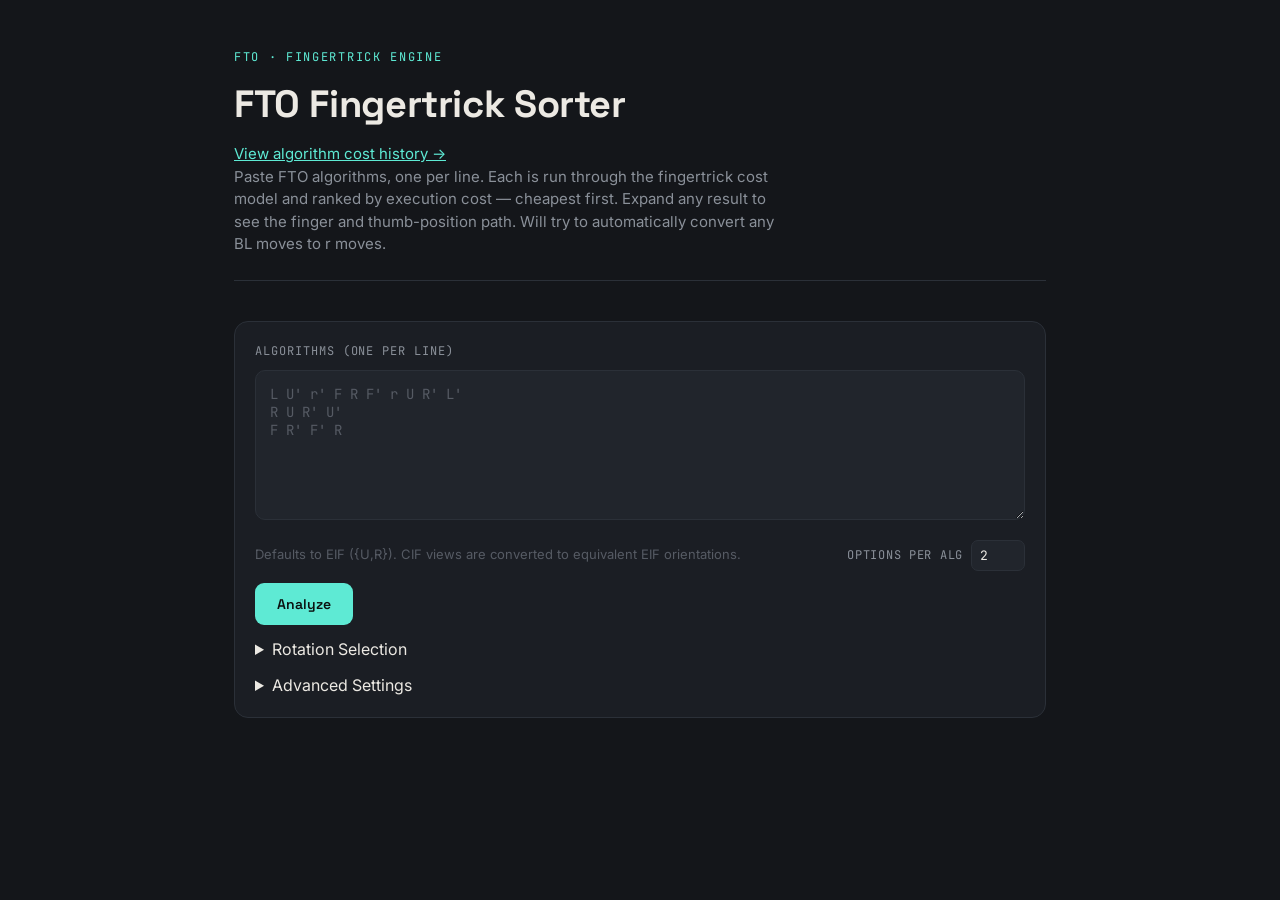
<file: index.html>
<!DOCTYPE html>
<html lang="en">
<head>
<meta charset="UTF-8">
<meta name="viewport" content="width=device-width, initial-scale=1.0">
<title>FTO Fingertrick Sorter</title>
<link rel="preconnect" href="https://fonts.googleapis.com">
<link rel="preconnect" href="https://fonts.gstatic.com" crossorigin>
<link href="https://fonts.googleapis.com/css2?family=Space+Grotesk:wght@500;600;700&family=Inter:wght@400;500;600&family=JetBrains+Mono:wght@400;500;700&display=swap" rel="stylesheet">
<link href="main.css" rel="stylesheet">
<script type="module" src="frontend.js"></script>
</head>
<body>
<div class="wrap">
  <header>
    <p class="eyebrow">FTO &middot; fingertrick engine</p>
    <h1>FTO Fingertrick Sorter</h1>
    <p><a href="visual-changelog.html" style="color: var(--primary)">View algorithm cost history →</a></p>
    <p>Paste FTO algorithms, one per line. Each is run through the fingertrick cost model and ranked by execution cost &mdash; cheapest first. Expand any result to see the finger and thumb-position path. Will try to automatically convert any BL moves to r moves. </p>
  </header>

  <div class="panel">
    <label class="field-label" for="algs">Algorithms (one per line)</label>
    <textarea id="algs" placeholder="L U' r' F R F' r U R' L'&#10;R U R' U'&#10;F R' F' R"></textarea>
    <div class="controls">
      <span class="hint">Defaults to EIF ({U,R}). CIF views are converted to equivalent EIF orientations.</span>
      <div class="options-per-alg">
        <label for="numOptions">Options per alg</label>
        <input type="number" id="numOptions" min="1" max="100" value="2">
      </div>
      <input id="uploadConfig" type="file" accept="application/json,.json" hidden>
      <button id="analyze">Analyze</button>
      <details class="advanced-settings-details">
        <summary>Rotation Selection</summary>
        <div class="rotation-toggles-wrap">
          <div class="rotation-toggles-head">
            <span class="field-label">Rotations</span>
            <div class="rotation-toggles-actions">
              <button id="rotationsAll" type="button" class="link-btn">All</button>
              <button id="rotationsNone" type="button" class="link-btn">None</button>
            </div>
          </div>
          <div id="rotationToggles" class="rotation-toggles"></div>
        </div>
      </details>
      <details class="advanced-settings-details">
        <summary>Advanced Settings</summary>
        <div class="controls" style="margin-top: 10px; justify-content: flex-start;">
          <span id="configStatus" class="hint">Using built-in CONFIGS</span>
        </div>
        <div id="advanced-settings-content">
            <button id="downloadConfig" type="button">Download CONFIGS JSON</button>
            <button id="uploadConfigButton" type="button">Upload CONFIGS JSON</button>
        </div>
      </details>
    </div>
  </div>

  <section id="results"></section>
</div>

</body>
</html>
</file>
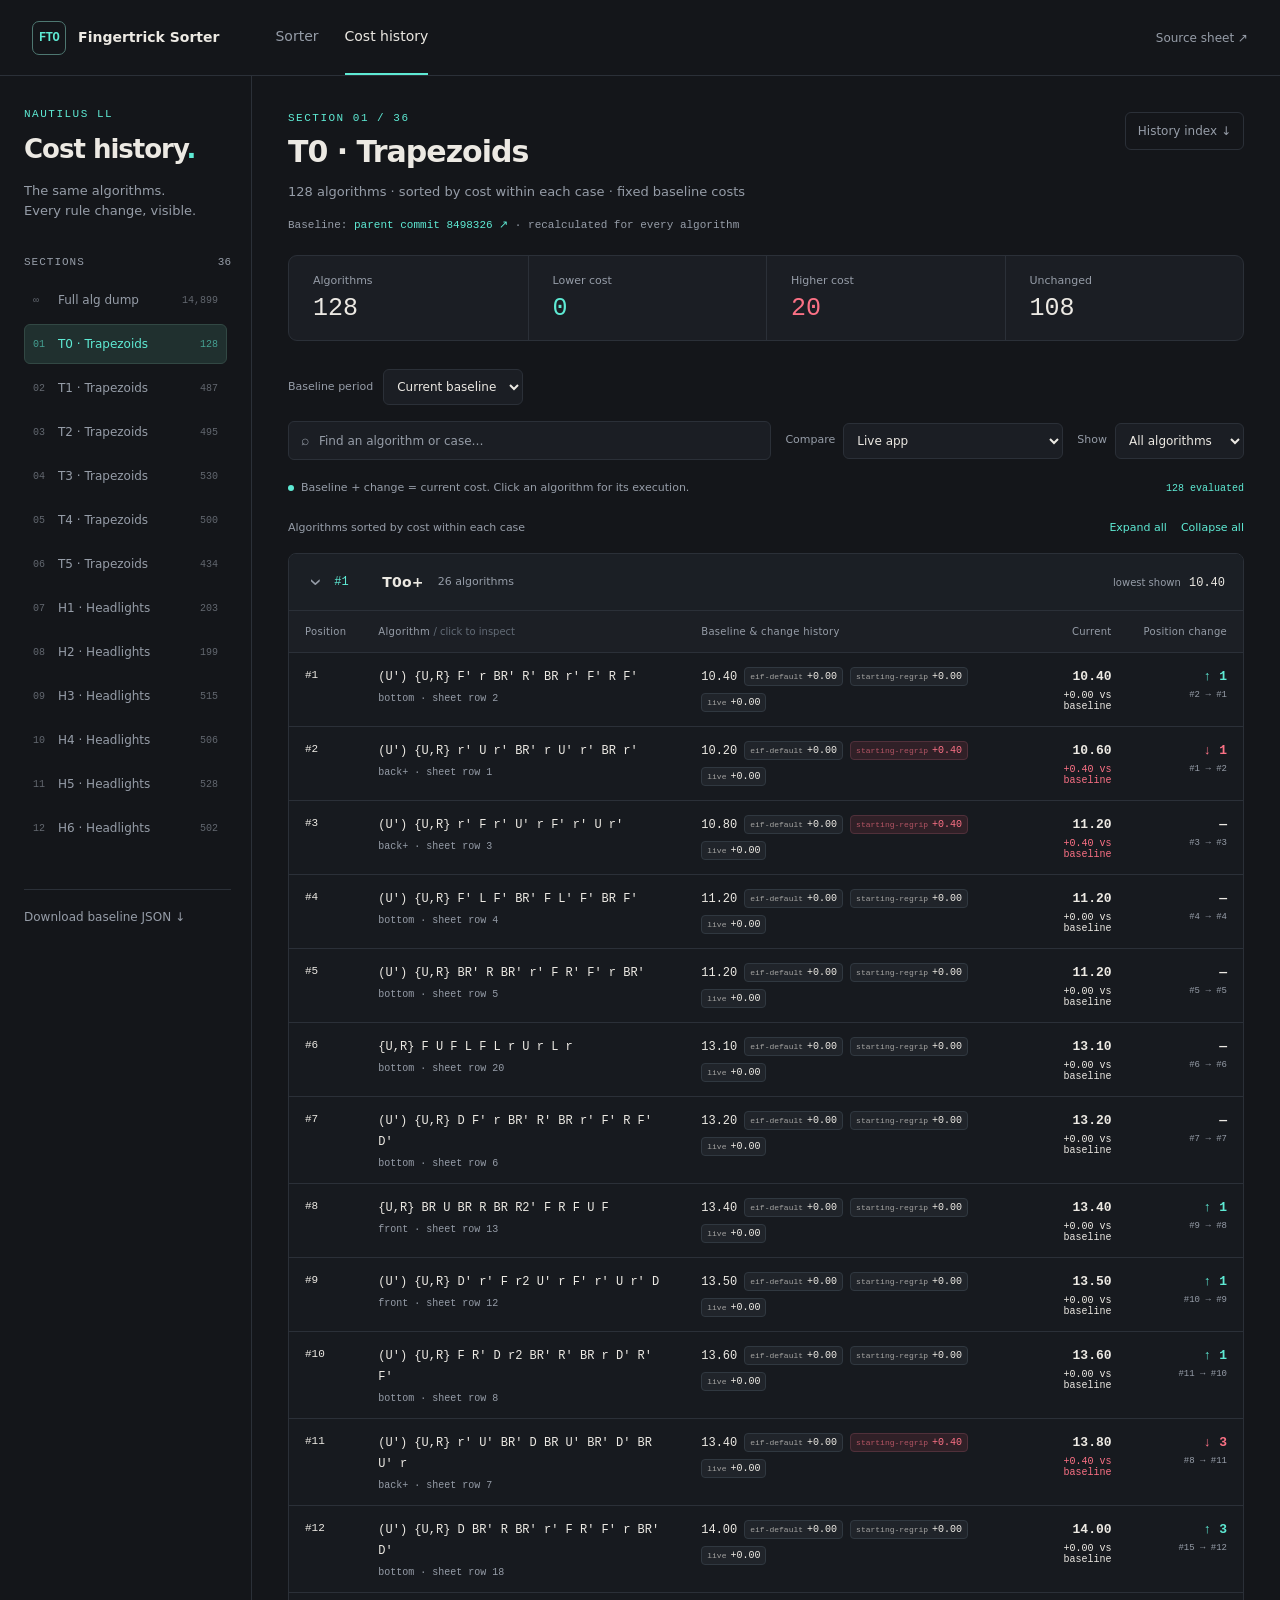
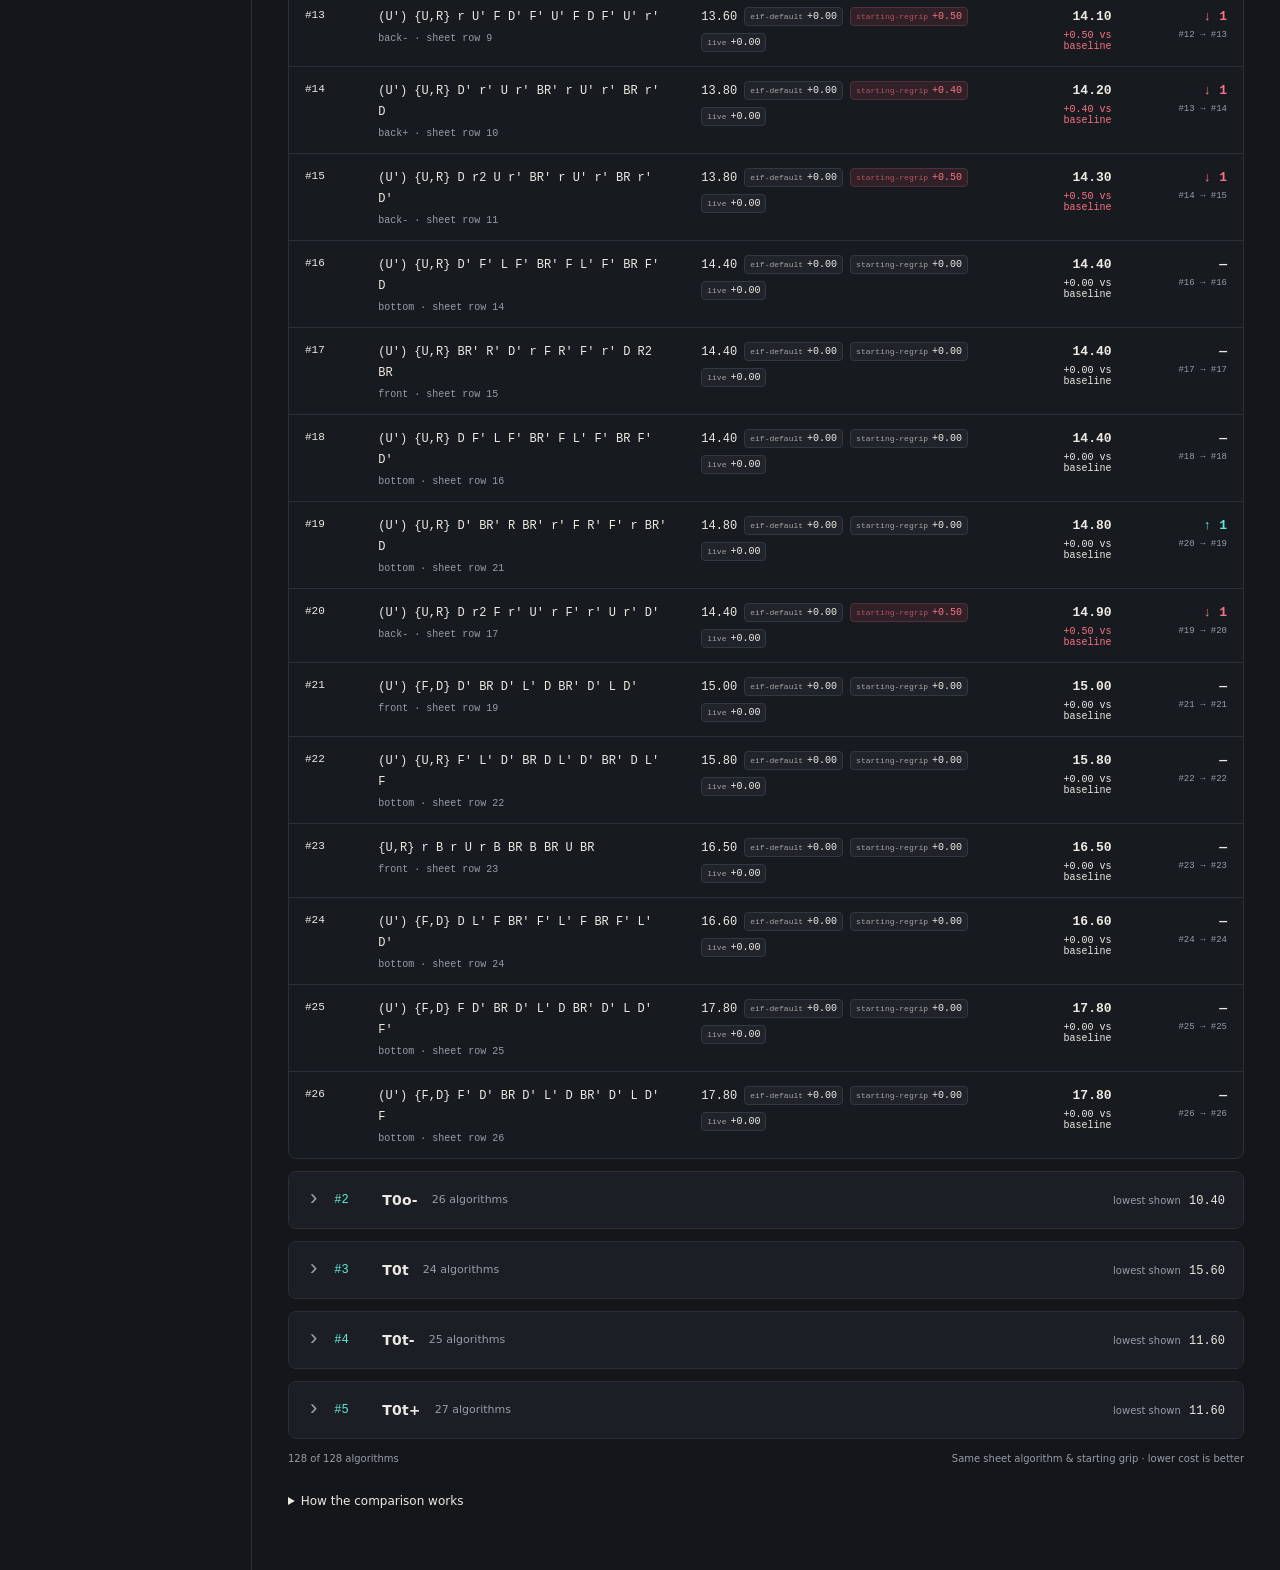
<file: visual-changelog.html>
<!doctype html>
<html lang="en">
<head>
  <meta charset="utf-8">
  <meta name="viewport" content="width=device-width, initial-scale=1">
  <meta name="description" content="Compare fixed FTO algorithm costs with every saved model change and inspect execution costs move by move.">
  <title>Cost history · FTO Fingertrick Sorter</title>
  <link rel="stylesheet" href="cost-history.css">
  <script type="module" src="cost-history.js"></script>
</head>
<body>
  <header class="topbar">
    <a class="brand" href="index.html"><span class="brand-mark">FTO</span><span>Fingertrick Sorter</span></a>
    <nav aria-label="Main"><a href="index.html">Sorter</a><a class="active" href="visual-changelog.html" aria-current="page">Cost history</a></nav>
    <a class="source-link" id="source-link" target="_blank" rel="noreferrer">Source sheet ↗</a>
  </header>
  <div class="workspace">
    <aside class="sidebar">
      <p class="eyebrow">NAUTILUS LL</p>
      <h1>Cost history<span class="title-dot">.</span></h1>
      <p class="sidebar-description">The same algorithms.<br>Every rule change, visible.</p>
      <div class="section-heading"><h2>Sections</h2><span id="section-count">—</span></div>
      <nav id="sections" aria-label="Algorithm sections"></nav>
      <a class="json-link" id="baseline-download" href="data/algorithm-baseline.json" download>Download baseline JSON ↓</a>
    </aside>
    <main id="main">
      <div class="page-heading">
        <div><p class="eyebrow" id="section-position">BASELINE COMPARISON</p><h2 id="section-title">Loading the baseline…</h2><p id="section-description">Captured system costs are the fixed baseline. Deltas show how each change affected them.</p></div>
        <a class="quiet-button" id="history-download" href="data/cost-history.json" download>History index ↓</a>
      </div>
      <p id="baseline-reference" class="baseline-reference"></p>
      <div class="metrics" aria-label="Section summary">
        <div><span class="metric-label">Algorithms</span><strong id="metric-count">—</strong></div>
        <div><span class="metric-label">Lower cost</span><strong id="metric-lower" class="lower">—</strong></div>
        <div><span class="metric-label">Higher cost</span><strong id="metric-higher" class="higher">—</strong></div>
        <div><span class="metric-label">Unchanged</span><strong id="metric-same">—</strong></div>
      </div>
      <label class="period-picker">Baseline period <select id="baseline-period"><option value="current">Current baseline</option></select></label>
      <div class="toolbar">
        <label class="search"><span aria-hidden="true">⌕</span><input id="search" type="search" placeholder="Find an algorithm or case…" aria-label="Search this section"></label>
        <label class="select-label">Compare <select id="revision"><option value="live">Live app</option></select></label>
        <label class="select-label">Show <select id="filter"><option value="all">All algorithms</option><option value="changed">Changed costs</option><option value="lower">Lower costs</option><option value="higher">Higher costs</option><option value="unavailable">Unavailable</option></select></label>
      </div>
      <div class="comparison-note"><span class="live-dot"></span><span id="comparison-note">Baseline + change = current cost. Click an algorithm for its execution.</span><span id="progress" role="status" aria-live="polite"></span></div>
      <div class="case-controls" id="case-controls"><span>Algorithms sorted by cost within each case</span><button id="expand-cases" type="button">Expand all</button><button id="collapse-cases" type="button">Collapse all</button></div>
      <div id="case-cards"></div>
      <div id="full-controls" class="full-controls" hidden><span>All algorithms · one continuous list · globally sorted · global position changes</span></div>
      <div id="full-dump" hidden></div>
      <p id="empty" hidden>No algorithms match these filters.</p>
      <footer class="table-footer"><span id="row-count"></span><span>Same sheet algorithm & starting grip · lower cost is better</span></footer>
      <details class="method"><summary>How the comparison works</summary><p>Baseline costs come from the captured system shown above. Full alg dump ranks all algorithms globally, in one continuous list; section views rank within each case. Older comparison periods are available in the Baseline period selector. Move strings, orientations, and starting thumbs come from the source sheet; its original cost column is kept only as provenance. Each revision records the cheapest execution of that same algorithm and starting thumb using the model's regrip limit. Deltas beside the baseline are incremental, relative to the previous saved revision. The current column shows the selected revision's total. Each case collapses independently. Algorithms are sorted by current cost within their case; equal costs keep source-row order. Position change compares each entry with its baseline position in that same case. Filters do not renumber positions. Unavailable executions appear last and remain unranked. Live app evaluates the current code in your browser; save a named snapshot to retain a change permanently.</p><p>Popups show the selected saved or live execution, with its actual move, regrip, repeated-finger, and orientation costs. Missing executions stay unavailable and are never treated as zero.</p><p>To save a change, run <code>node scripts/snapshot-costs.mjs --id change-name --label "What changed"</code> from the repository root. Commit the resulting history with the rule change. To accept the current system as the baseline for your next change, run <code>./shift-baseline.sh</code>. It archives the previous period and both scoring systems, then starts a fresh comparison at zero.</p></details>
      <div id="error" class="error" role="alert" hidden></div>
    </main>
  </div>
  <dialog id="execution-dialog" aria-labelledby="dialog-title">
    <div class="dialog-top"><p class="eyebrow">EXECUTION DETAIL</p><button id="close-dialog" class="close-button" aria-label="Close execution details">×</button></div>
    <h2 id="dialog-title"></h2>
    <p id="dialog-revision" class="muted"></p>
    <div id="dialog-content"></div>
  </dialog>
</body>
</html>
</file>
<file: main.css>
:root {
    --bg: #14161a;
    --surface: #1b1e24;
    --surface-2: #21252c;
    --border: #2b3038;
    --text: #ece9e3;
    --text-muted: #8a9099;
    --text-faint: #565b64;
    
    --primary: #5eead4;
    --primary-dim: #234945;
    --secondary: #f2a65a;
    --accent: #fb7185;
    
    --h-right: #fb7185;
    --h-left: #60a5fa;
    
    --t-front: #34d399;
    --t-top: #818cf8;
    --t-bottom: #818cf8;
    --t-backplus: #fbbf24;
    --t-backminus: #f472b6;
    
    --font-display: 'Space Grotesk', sans-serif;
    --font-body: 'Inter', sans-serif;
    --font-mono: 'JetBrains Mono', monospace;
}

* { box-sizing: border-box; }

body {
    margin: 0;
    background: var(--bg);
    color: var(--text);
    font-family: var(--font-body);
    line-height: 1.5;
}

.wrap {
    max-width: 860px;
    margin: 0 auto;
    padding: 48px 24px 96px;
}

header {
    margin-bottom: 40px;
    border-bottom: 1px solid var(--border);
    padding-bottom: 24px;
}

.eyebrow {
    font-family: var(--font-mono);
    font-size: 12px;
    letter-spacing: 0.14em;
    text-transform: uppercase;
    color: var(--primary);
    margin: 0 0 10px;
}

h1 {
    font-family: var(--font-display);
    font-weight: 700;
    font-size: clamp(28px, 4vw, 38px);
    margin: 0 0 10px;
    letter-spacing: -0.01em;
}

header p {
    color: var(--text-muted);
    margin: 0;
    max-width: 60ch;
    font-size: 15px;
}

.panel {
    background: var(--surface);
    border: 1px solid var(--border);
    border-radius: 14px;
    padding: 20px;
}

label.field-label {
    display: block;
    font-family: var(--font-mono);
    font-size: 12px;
    color: var(--text-muted);
    text-transform: uppercase;
    letter-spacing: 0.08em;
    margin-bottom: 10px;
}

textarea {
    width: 100%;
    min-height: 150px;
    resize: vertical;
    background: var(--surface-2);
    border: 1px solid var(--border);
    border-radius: 10px;
    color: var(--text);
    font-family: var(--font-mono);
    font-size: 14px;
    padding: 14px;
    outline: none;
    transition: border-color 0.15s ease;
}

textarea:focus { border-color: var(--primary); }
textarea::placeholder { color: var(--text-faint); }

.controls {
    display: flex;
    align-items: center;
    justify-content: space-between;
    margin-top: 14px;
    gap: 12px;
    flex-wrap: wrap;
}

.hint { font-size: 13px; color: var(--text-faint); }

.options-per-alg {
    display: flex;
    align-items: center;
    gap: 8px;
    margin-left: auto;
}

.options-per-alg label {
    font-family: var(--font-mono);
    font-size: 12px;
    color: var(--text-muted);
    text-transform: uppercase;
    letter-spacing: 0.06em;
    white-space: nowrap;
}

.options-per-alg input {
    width: 54px;
    background: var(--surface-2);
    border: 1px solid var(--border);
    border-radius: 7px;
    color: var(--text);
    font-family: var(--font-mono);
    font-size: 13px;
    padding: 6px 8px;
    outline: none;
}

.options-per-alg input:focus { border-color: var(--primary); }

button {
    background: var(--primary);
    color: #0b1210;
    border: none;
    font-family: var(--font-display);
    font-weight: 600;
    font-size: 14px;
    padding: 12px 22px;
    border-radius: 9px;
    cursor: pointer;
    transition: transform 0.12s ease, box-shadow 0.12s ease;
}

button:hover { box-shadow: 0 0 0 3px var(--primary-dim); }
button:active { transform: translateY(1px); }

section#results { margin-top: 40px; }

.results-head {
    display: flex;
    align-items: baseline;
    justify-content: space-between;
    margin-bottom: 16px;
}

.results-head h2 {
    font-family: var(--font-display);
    font-size: 15px;
    text-transform: uppercase;
    letter-spacing: 0.08em;
    color: var(--text-muted);
    margin: 0;
    font-weight: 600;
}

.copy-btn {
    background: transparent;
    color: var(--primary);
    border: 1px solid var(--primary-dim);
    font-family: var(--font-mono);
    font-size: 12px;
    font-weight: 500;
    padding: 7px 12px;
    border-radius: 8px;
    cursor: pointer;
    display: inline-flex;
    align-items: center;
    gap: 6px;
    transition: background 0.15s ease, color 0.15s ease, border-color 0.15s ease;
}

.copy-btn:hover { background: var(--primary-dim); }

.copy-btn.copied {
    color: #0b1210;
    background: var(--primary);
    border-color: var(--primary);
}

.copy-btn svg { flex-shrink: 0; }

.legend {
    display: flex;
    flex-wrap: wrap;
    gap: 10px 16px;
    margin-bottom: 22px;
    padding: 14px 16px;
    background: var(--surface);
    border: 1px solid var(--border);
    border-radius: 10px;
    font-size: 12px;
    color: var(--text-muted);
}

.legend-group { display: flex; align-items: center; gap: 8px; flex-wrap: wrap; }
.legend-title { font-family: var(--font-mono); text-transform: uppercase; letter-spacing: 0.06em; font-size: 11px; color: var(--text-faint); margin-right: 4px; }

.dot { width: 9px; height: 9px; border-radius: 50%; display: inline-block; }
.legend-item { display: flex; align-items: center; gap: 5px; }

.badge {
    font-family: var(--font-mono);
    font-size: 11px;
    padding: 2px 7px;
    border-radius: 5px;
    color: #0b1210;
    font-weight: 700;
}

.card {
    background: var(--surface);
    border: 1px solid var(--border);
    border-radius: 12px;
    margin-bottom: 12px;
    overflow: hidden;
}

.card summary {
    list-style: none;
    cursor: pointer;
    padding: 16px 18px;
    display: flex;
    align-items: center;
    gap: 16px;
    flex-wrap: wrap;
}
.card summary::-webkit-details-marker { display: none; }

.rank {
    font-family: var(--font-mono);
    font-size: 12px;
    color: var(--text-faint);
    width: 22px;
    flex-shrink: 0;
}

.rank.selectable {
    cursor: pointer;
    text-align: center;
    border-radius: 6px;
    padding: 2px 0;
    transition: background 0.15s ease, color 0.15s ease;
}

.rank.selectable:hover {
    background: var(--surface-2);
    color: var(--text-muted);
}

.card.selected {
    border-color: var(--primary);
    box-shadow: 0 0 0 1px var(--primary-dim) inset;
}

.card.selected .rank.selectable {
    background: var(--primary);
    color: #0b1210;
    font-weight: 700;
}

.alg-text {
    font-family: var(--font-mono);
    font-size: 15px;
    font-weight: 500;
    flex: 1 1 240px;
    min-width: 0;
    overflow-wrap: break-word;
}

.alg-text.invalid { color: var(--accent); font-style: italic; }

.meta { display: flex; align-items: center; gap: 12px; flex-shrink: 0; margin-left: auto; flex-wrap: wrap; }

.thumb-chip {
    font-family: var(--font-mono);
    font-size: 11px;
    padding: 3px 8px;
    border-radius: 6px;
    border: 1px solid var(--border);
    color: var(--text-muted);
    white-space: nowrap;
}

.cost-wrap { display: flex; align-items: center; gap: 8px; }
.cost-num { font-family: var(--font-mono); font-size: 14px; font-weight: 700; width: 48px; text-align: right; }
.cost-bar-track { width: 70px; height: 6px; border-radius: 3px; background: var(--surface-2); overflow: hidden; }
.cost-bar-fill { height: 100%; border-radius: 3px; }

.chevron {
    color: var(--text-faint);
    transition: transform 0.15s ease;
    flex-shrink: 0;
}
details[open] .chevron { transform: rotate(90deg); }

.card-body {
    padding: 4px 18px 20px;
    border-top: 1px solid var(--border);
}

.start-line {
    font-family: var(--font-mono);
    font-size: 12px;
    color: var(--text-muted);
    margin: 14px 0 12px;
}

.option-block + .option-block {
    margin-top: 18px;
    padding-top: 16px;
    border-top: 1px dashed var(--border);
}

.option-head {
    display: flex;
    align-items: center;
    gap: 10px;
    margin: 14px 0 10px;
}

.option-copy-btn {
    margin-left: auto;
    padding: 4px 9px;
    font-size: 11px;
}

.option-index {
    font-family: var(--font-mono);
    font-size: 11px;
    text-transform: uppercase;
    letter-spacing: 0.06em;
    color: var(--text-faint);
}

.option-cost {
    font-family: var(--font-mono);
    font-size: 12px;
    font-weight: 700;
}

.move-list {
    display: flex;
    flex-wrap: wrap;
    gap: 8px;
}

.move {
    display: flex;
    flex-direction: column;
    align-items: center;
    gap: 6px;
    background: var(--surface-2);
    border: 1px solid var(--border);
    border-radius: 8px;
    padding: 6px 9px;
}

.move.regrip { border-style: dashed; border-color: var(--accent); }

.move-token {
    font-family: var(--font-mono);
    font-weight: 700;
    font-size: 14px;
}

.move-thumb {
    font-family: var(--font-mono);
    font-size: 10px;
    padding: 1px 6px;
    border-radius: 4px;
    color: #0b1210;
    font-weight: 700;
    white-space: nowrap;
}

.move-regrip-tag {
    font-family: var(--font-mono);
    font-size: 9px;
    text-transform: uppercase;
    letter-spacing: 0.05em;
    color: var(--accent);
}

.empty {
    color: var(--text-faint);
    font-size: 14px;
    padding: 30px 0;
    text-align: center;
}

details.advanced-settings-details {
    display: flex;
    flex-direction: column;
    gap: 0px;
    width: 100%;
}


div#advanced-settings-content {
    display: flex;
    flex-direction: row;
    justify-content: end;
    gap: 10px;

}


.rotation-toggles-wrap { margin-top: 14px; }
.rotation-toggles-head { display: flex; align-items: center; justify-content: space-between; margin-bottom: 8px; }
.rotation-toggles-actions { display: flex; gap: 6px; }
.link-btn {
    background: transparent;
    border: 1px solid var(--border);
    color: var(--text-muted);
    font-family: var(--font-mono);
    font-size: 11px;
    padding: 3px 8px;
    border-radius: 6px;
    cursor: pointer;
}
.link-btn:hover { color: var(--text); border-color: var(--primary-dim); }

.rotation-toggles {
    display: grid;
    grid-template-columns: repeat(auto-fill, minmax(90px, 1fr));
    gap: 6px 10px;
    padding: 10px;
    background: var(--surface-2);
    border: 1px solid var(--border);
    border-radius: 8px;
    max-height: 260px;
    overflow-y: auto;
}
.rotation-toggle {
    display: flex;
    align-items: center;
    gap: 6px;
    font-family: var(--font-mono);
    font-size: 12px;
    color: var(--text-muted);
    cursor: pointer;
}
.rotation-toggle input { accent-color: var(--primary); cursor: pointer; }
.rotation-toggle input:checked + span { color: var(--text); }

.regrip-menu {
    position: fixed;
    z-index: 100;
    padding: 6px;
    background: var(--surface);
    border: 1px solid var(--border);
    border-radius: 8px;
    box-shadow: 0 8px 24px #0006;
    font-size: 12px;
}
.regrip-menu > div { padding: 6px 10px; color: var(--text-muted); }
.regrip-menu button {
    display: block;
    width: 100%;
    padding: 6px 10px;
    background: transparent;
    color: var(--text);
    text-align: left;
    font-size: 12px;
}
.regrip-menu button:hover, .regrip-menu button:focus-visible { background: var(--surface-2); box-shadow: none; }
.regrip-menu button:disabled { color: var(--text-faint); cursor: default; }

.move { -webkit-touch-callout: none; -webkit-user-select: none; user-select: none; }
</file>
<file: cost-history.css>
:root{color-scheme:dark;--bg:#14161a;--panel:#1b1e24;--line:#2b3038;--text:#ece9e3;--muted:#969da8;--teal:#5eead4;--red:#fb7185;--amber:#f2a65a;--mono:ui-monospace,SFMono-Regular,Consolas,"Liberation Mono",monospace;font-family:Inter,system-ui,sans-serif;color:var(--text);background:var(--bg);font-synthesis:none}
*{box-sizing:border-box}body{margin:0;font-size:14px;line-height:1.5}a{color:inherit;text-decoration:none}button,input,select{font:inherit}button,a,input,select,summary{outline-offset:4px}button{cursor:pointer}a:hover{color:var(--teal)}.topbar{height:76px;display:flex;align-items:center;gap:56px;padding:0 32px;border-bottom:1px solid var(--line)}.brand{display:flex;align-items:center;gap:12px;font-weight:650;white-space:nowrap}.brand-mark{font:700 12px var(--mono);letter-spacing:-.5px;border:1px solid #4e7771;border-radius:7px;color:var(--teal);padding:9px 6px}.topbar nav{display:flex;height:100%;gap:26px;align-items:center}.topbar nav a{height:100%;display:flex;align-items:center;color:var(--muted);border-bottom:2px solid transparent}.topbar nav .active{border-color:var(--teal);color:var(--text)}.source-link{margin-left:auto;font-size:12px;color:var(--muted)}.workspace{display:grid;grid-template-columns:252px minmax(0,1fr);min-height:calc(100vh - 76px)}.sidebar{padding:32px 20px 30px 24px;border-right:1px solid var(--line)}.eyebrow{font:11px var(--mono);letter-spacing:1.5px;color:var(--teal);margin:0 0 10px}.sidebar h1{font-size:26px;letter-spacing:-1px;margin:0}.title-dot{color:var(--teal)}.sidebar-description{color:var(--muted);font-size:13px;margin:12px 0 36px}.section-heading{display:flex;justify-content:space-between;align-items:center;margin-bottom:12px;color:var(--muted)}.section-heading h2{font:11px var(--mono);text-transform:uppercase;letter-spacing:1px;margin:0}.section-heading>span{font:11px var(--mono)}#sections{display:flex;flex-direction:column;gap:4px;max-height:65vh;overflow:auto;padding-right:4px}.section-button{background:transparent;border:1px solid transparent;color:var(--muted);border-radius:6px;padding:10px 8px;text-align:left;display:flex;gap:9px;align-items:center;width:100%;font-size:12px}.section-button:hover{background:#1d2428;color:var(--text)}.section-button.active{background:#20302f;border-color:#324844;color:var(--teal)}.section-number{font:10px var(--mono);opacity:.6;width:16px;flex-shrink:0}.section-name{flex:1}.section-size{font:10px var(--mono);opacity:.6}.json-link{display:block;border-top:1px solid var(--line);margin-top:24px;padding-top:18px;font-size:12px;color:var(--muted)}main{padding:36px 36px 60px;min-width:0;max-width:1800px}.page-heading{display:flex;gap:16px;justify-content:space-between;align-items:flex-start;margin-bottom:28px}.page-heading h2{font-size:30px;letter-spacing:-1px;line-height:1.2;margin:0 0 12px}.page-heading p:not(.eyebrow){color:var(--muted);font-size:13px;margin:0}.quiet-button{border:1px solid var(--line);border-radius:6px;padding:9px 12px;white-space:nowrap;font-size:12px;color:var(--muted)}.metrics{display:grid;grid-template-columns:repeat(4,1fr);border:1px solid var(--line);border-radius:9px;background:var(--panel);margin-bottom:28px}.metrics>div{padding:17px 24px;display:flex;flex-direction:column;gap:5px}.metrics>div+div{border-left:1px solid var(--line)}.metric-label{font-size:11px;color:var(--muted)}.metrics strong{font:500 25px var(--mono)}.lower{color:var(--teal)}.higher{color:var(--red)}.toolbar{display:flex;align-items:center;gap:14px;flex-wrap:wrap}.search{display:flex;align-items:center;gap:8px;flex:1;min-width:190px;background:var(--panel);border:1px solid var(--line);border-radius:6px;padding:8px 12px;color:var(--muted)}.search input{background:none;border:0;color:var(--text);width:100%;min-width:0;font-size:12px}.search input::placeholder{color:var(--muted)}.select-label{font-size:11px;color:var(--muted);display:flex;align-items:center;gap:8px}select{background:var(--panel);border:1px solid var(--line);border-radius:6px;color:var(--text);padding:9px;font-size:12px;max-width:220px}.comparison-note{display:flex;align-items:center;gap:7px;font-size:11px;color:var(--muted);margin:20px 0 12px;flex-wrap:wrap}.live-dot{height:6px;width:6px;border-radius:100%;background:var(--teal)}#progress{margin-left:auto;color:var(--teal);font-family:var(--mono);font-size:10px}.table-wrap{border:1px solid var(--line);border-radius:8px;overflow:auto}.algorithm-table{border-collapse:collapse;width:100%;font-size:12px;text-align:left}.algorithm-table th{font-size:10px;font-weight:500;letter-spacing:.3px;color:var(--muted);background:#1c1f25;white-space:nowrap;padding:13px 16px}.algorithm-table td{padding:14px 16px;border-top:1px solid var(--line);vertical-align:top}.algorithm-table tbody tr:hover{background:#191f23}.algorithm-table .case{font-family:var(--mono);font-size:11px;white-space:nowrap}.case small{display:block;color:var(--muted);margin-top:4px;font-size:10px}.alg-button{background:none;border:none;padding:0;text-align:left;color:var(--text);font:12px/1.75 var(--mono);min-width:240px}.alg-button:hover{color:var(--teal)}.alg-button:focus-visible{color:var(--teal)}.algorithm-meta{color:var(--muted);font:10px var(--mono);margin-top:5px}.cost-trail{display:flex;align-items:center;flex-wrap:wrap;gap:7px;font:12px var(--mono);min-width:160px}.delta{font:10px var(--mono);border:1px solid #303840;border-radius:4px;padding:3px 5px;white-space:nowrap;background:#20242a}.delta.lower{border-color:#29433e;background:#1c302c}.delta.higher{border-color:#50303a;background:#302027}.delta-label{opacity:.65;font-size:8px;margin-right:4px}.current-cost{font:600 13px var(--mono);white-space:nowrap}.baseline-delta{display:block;font:10px var(--mono);margin-top:5px}.right{text-align:right}.subtle{color:#626b76;letter-spacing:0;font-size:10px}.table-footer{display:flex;justify-content:space-between;gap:12px;color:var(--muted);font-size:10px;margin:12px 0 26px}.method{color:var(--muted);font-size:12px;max-width:850px}.method summary{cursor:pointer;color:var(--text)}.method p{line-height:1.8}.method code{color:var(--teal);font-size:11px;overflow-wrap:anywhere}.error{margin-top:20px;padding:18px;border:1px solid #59333c;border-radius:6px;color:#ffb7c3;background:#2a2025}#empty{color:var(--muted);padding:24px;text-align:center}dialog{color:var(--text);background:#1b1e24;border:1px solid #3a424c;border-radius:12px;padding:26px;width:min(1050px,calc(100vw - 32px));max-height:90vh;overflow:auto;box-shadow:0 30px 120px #0008}dialog::backdrop{background:#090d12b8;backdrop-filter:blur(5px)}.dialog-top{display:flex;align-items:center;justify-content:space-between}.close-button{background:none;border:0;color:var(--muted);font-size:28px;padding:0 5px}dialog h2{font-size:22px;margin:5px 0}.muted{color:var(--muted);font-size:12px}.dialog-alg{font:13px/1.9 var(--mono);overflow-wrap:anywhere;background:#14181d;padding:15px;border:1px solid var(--line);border-radius:6px}.totals{display:flex;flex-wrap:wrap;gap:12px;margin:20px 0}.total-item{padding:10px 14px;border:1px solid var(--line);border-radius:6px;flex:1;min-width:100px}.total-item span{display:block;color:var(--muted);font-size:10px;margin-bottom:4px}.total-item strong{font:16px var(--mono)}.breakdown{border-collapse:collapse;width:100%;font:11px var(--mono)}.breakdown th{color:var(--muted);font:10px system-ui;text-align:left;padding:10px 8px;border-bottom:1px solid var(--line);white-space:nowrap}.breakdown td{padding:10px 8px;border-bottom:1px solid var(--line);white-space:nowrap}.breakdown td.numeric,.breakdown th.numeric{text-align:right}.regrip-text{color:var(--amber)}.overload-text{color:var(--red)}.move-chip{font:600 12px var(--mono);color:var(--teal)}.dialog-note{font-size:11px;color:var(--muted);margin-top:20px}.failure{color:var(--amber)}
@media(min-width:1500px){.alg-button{min-width:360px}.algorithm-table td{padding-top:17px;padding-bottom:17px}}
@media(max-width:1050px){.workspace{grid-template-columns:210px minmax(0,1fr)}.sidebar{padding:26px 14px}main{padding:28px 20px}.topbar{gap:25px;padding:0 20px}.metrics>div{padding:15px}.page-heading h2{font-size:26px}}
@media(max-width:720px){.topbar{height:64px;gap:16px;padding:0 14px}.brand>span:last-child,.source-link{display:none}.topbar nav{margin-left:auto;gap:20px}.workspace{display:block}.sidebar{border-right:0;border-bottom:1px solid var(--line);padding:20px 16px}.sidebar .eyebrow,.sidebar-description,.sidebar h1,.section-heading,.json-link{display:none}#sections{flex-direction:row;max-height:none;padding:0;gap:6px}.section-button{width:auto;white-space:nowrap;padding:8px}.section-size{display:none}main{padding:24px 16px}.page-heading{gap:10px}.page-heading .quiet-button{font-size:10px;padding:7px}.page-heading h2{font-size:25px}.page-heading p:not(.eyebrow){font-size:12px}.metrics{margin-bottom:20px}.metrics>div{padding:12px}.metrics strong{font-size:22px}.metric-label{font-size:9px}.search{flex-basis:100%}.select-label{flex:1}.select-label select{flex:1;min-width:0;max-width:100%}.toolbar{gap:10px}.table-footer{flex-direction:column}.algorithm-table td,.algorithm-table th{padding-left:12px;padding-right:12px}dialog{padding:18px}.totals{gap:8px}.total-item{padding:8px;min-width:80px}}

.case-controls{display:flex;gap:14px;align-items:center;margin:18px 0 12px;font-size:11px;color:var(--muted)}.case-controls>span{margin-right:auto}.case-controls button{background:none;border:0;padding:5px 0;color:var(--teal);font-size:11px}.case-card{border:1px solid var(--line);border-radius:8px;margin:0 0 12px;background:#171a1f;overflow:hidden}.case-card[hidden]{display:none}.case-card>summary{display:flex;align-items:center;gap:14px;cursor:pointer;padding:17px 18px;list-style:none;background:#1b1f25}.case-card>summary::-webkit-details-marker{display:none}.case-card>summary:hover{background:#20262d}.case-chevron{font:22px/1 var(--mono);color:var(--muted);transition:transform .12s}.case-card[open] .case-chevron{transform:rotate(90deg)}.case-heading-number{font:12px var(--mono);color:var(--teal);min-width:34px}.case-card summary strong{font-size:14px;letter-spacing:.2px}.case-card-count{font-size:11px;color:var(--muted)}.case-best{margin-left:auto;color:var(--muted);font-size:10px;white-space:nowrap}.case-best b{font:12px var(--mono);color:var(--text);margin-left:5px}.case-body .table-wrap{border:0;border-top:1px solid var(--line);border-radius:0}.rank-movement{font:600 13px var(--mono);white-space:nowrap}.rank-origin{display:block;color:var(--muted);font:9px var(--mono);white-space:nowrap;margin-top:5px}.case-body .algorithm-table th:first-child{width:62px}.case-body .algorithm-table th:last-child{min-width:100px}
@media(max-width:720px){.case-controls{flex-wrap:wrap;gap:10px}.case-controls>span{width:100%;font-size:10px}.case-card>summary{gap:9px;padding:14px 12px;flex-wrap:wrap}.case-card-count{font-size:10px}.case-best{font-size:9px}.case-heading-number{font-size:11px;min-width:30px}}

.baseline-reference{font:11px var(--mono);color:var(--muted);margin:-12px 0 24px}.baseline-reference a{color:var(--teal)}

.period-picker{display:flex;align-items:center;gap:10px;color:var(--muted);font-size:11px;margin:0 0 16px}.period-picker select{max-width:420px}.full-controls{display:flex;align-items:center;gap:12px;margin:20px 0 12px;font-size:11px;color:var(--muted)}.full-controls>span:first-child{margin-right:auto}.full-controls button{border:1px solid var(--line);border-radius:5px;background:var(--panel);color:var(--text);padding:7px 11px}.full-controls button:disabled{opacity:.35;cursor:default}.full-controls[hidden],.case-controls[hidden],#case-cards[hidden],#full-dump[hidden]{display:none!important}#full-dump .table-wrap{max-width:100%}@media(max-width:720px){.full-controls{flex-wrap:wrap}.full-controls>span:first-child{width:100%}.period-picker{flex-wrap:wrap}.period-picker select{max-width:100%}}
</file>
